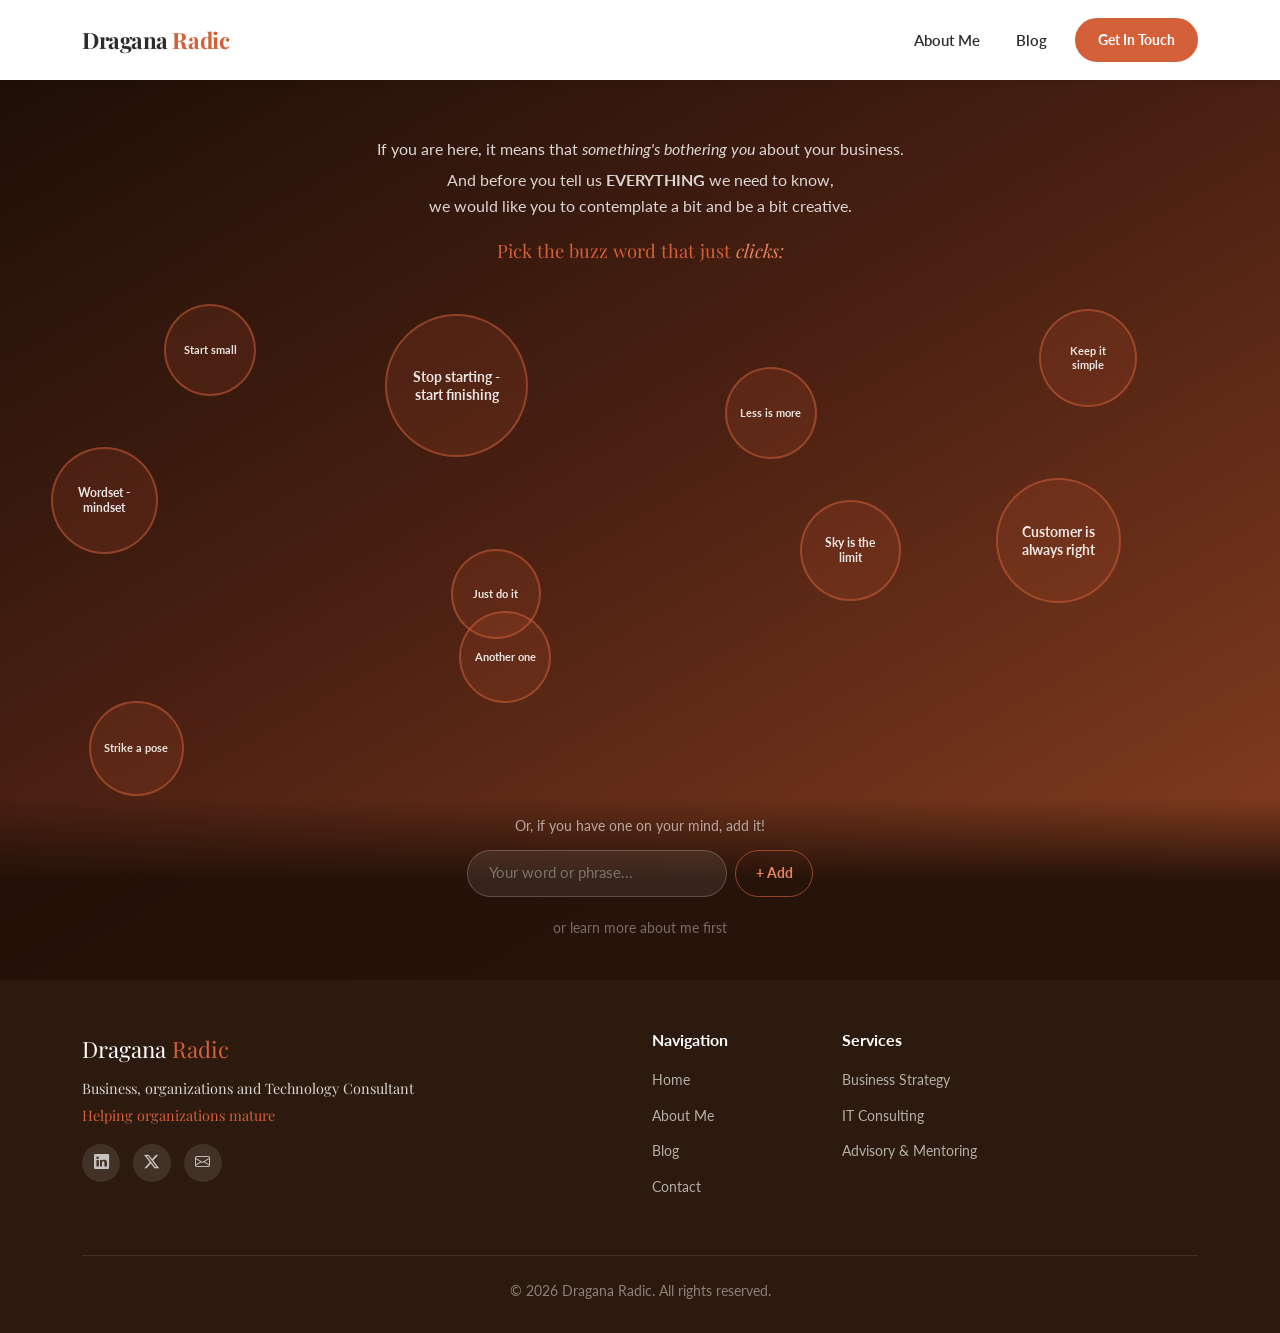
<file: index.html>
<!DOCTYPE html>
<html lang="en">
<head>
  <meta charset="UTF-8" />
  <meta name="viewport" content="width=device-width, initial-scale=1.0" />
  <title>Dragana Radic | Business & Technology Consultant</title>
  <meta name="description" content="Expert consulting in Business Strategy and Information Technology. Helping organizations grow smarter and work better." />

  <!-- Google Fonts -->
  <link rel="preconnect" href="https://fonts.googleapis.com" />
  <link rel="preconnect" href="https://fonts.gstatic.com" crossorigin />
  <link href="https://fonts.googleapis.com/css2?family=Playfair+Display:wght@600;700&family=Lato:wght@400;700&display=swap" rel="stylesheet" />

  <!-- Bootstrap 5 -->
  <link href="https://cdn.jsdelivr.net/npm/bootstrap@5.3.3/dist/css/bootstrap.min.css" rel="stylesheet" />

  <!-- Bootstrap Icons -->
  <link href="https://cdn.jsdelivr.net/npm/bootstrap-icons@1.11.3/font/bootstrap-icons.min.css" rel="stylesheet" />

  <!-- Custom Styles -->
  <link rel="stylesheet" href="css/style.css" />
</head>
<body>

  <!-- ===================== NAVBAR ===================== -->
  <nav class="navbar navbar-expand-lg sticky-top">
    <div class="container">
      <a class="navbar-brand" href="index.html">Dragana<span> Radic</span></a>
      <button class="navbar-toggler" type="button" data-bs-toggle="collapse" data-bs-target="#mainNav" aria-label="Toggle navigation">
        <span class="navbar-toggler-icon"></span>
      </button>
      <div class="collapse navbar-collapse" id="mainNav">
        <ul class="navbar-nav ms-auto align-items-lg-center gap-lg-1">
          <li class="nav-item"><a class="nav-link" href="about.html">About Me</a></li>
          <li class="nav-item"><a class="nav-link" href="blog.html">Blog</a></li>
          <li class="nav-item ms-lg-2">
            <a class="btn-primary btn-sm" href="about.html#contact" style="padding: 0.5rem 1.3rem; border-radius:50px; font-weight:700; font-size:0.88rem;">Get In Touch</a>
          </li>
        </ul>
      </div>
    </div>
  </nav>

  <!-- ===================== BUZZ GAME ===================== -->
  <section class="buzz-game" id="home">

    <div class="buzz-welcome">
      <p class="buzz-message">
        If you are here, it means that <em>something's bothering you</em> about your business.
      </p>
      <p class="buzz-message">
        And before you tell us <strong>EVERYTHING</strong> we need to know,<br>
        we would like you to contemplate a bit and be a bit creative.
      </p>
      <p class="buzz-prompt">Pick the buzz word that just <em>clicks:</em></p>
    </div>

    <div class="buzz-arena" id="buzzArena"></div>

    <div class="buzz-bottom">
      <p class="buzz-add-label">Or, if you have one on your mind, add it!</p>
      <div class="buzz-add-row">
        <input type="text" id="buzzInput" class="buzz-input" placeholder="Your word or phrase..." maxlength="60" autocomplete="off" />
        <button class="buzz-add-btn" id="buzzAddBtn" type="button">+ Add</button>
      </div>
      <a href="about.html" class="buzz-learn-link">or learn more about me first</a>
    </div>

  </section>

  <!-- ===================== BUZZ MODAL ===================== -->
  <div class="buzz-modal-overlay" id="buzzModalOverlay" role="dialog" aria-modal="true">
    <div class="buzz-modal">
      <button class="buzz-modal-close" id="buzzModalClose" aria-label="Close">&times;</button>
      <span class="buzz-modal-chosen" id="buzzModalWord"></span>
      <h3>Tell me a little more&hellip;</h3>
      <p>Where and how do you see the similarities and/or association with this buzz word?</p>
      <textarea id="buzzModalText" placeholder="Write a short explanation..."></textarea>
      <div class="buzz-modal-actions">
        <button class="btn-primary" id="buzzModalSubmit" type="button">Let's talk about it &nbsp;<i class="bi bi-arrow-right"></i></button>
        <button class="buzz-modal-cancel" id="buzzModalCancel" type="button">Not this one</button>
      </div>
    </div>
  </div>

  <!-- ===================== FOOTER ===================== -->
  <footer class="footer">
    <div class="container">
      <div class="row g-4">
        <div class="col-lg-4">
          <div class="footer-brand">Dragana<span> Radic</span></div>
          <p class="footer-subtitle">Business, organizations and Technology Consultant</p>
          <p class="footer-subtitle" style="color: var(--color-primary);">Helping organizations mature</p>
          <div class="footer-social">
            <!-- Replace # with your actual social media URLs -->
            <a href="#" aria-label="LinkedIn"><i class="bi bi-linkedin"></i></a>
            <a href="#" aria-label="Twitter / X"><i class="bi bi-twitter-x"></i></a>
            <a href="#" aria-label="Email"><i class="bi bi-envelope"></i></a>
          </div>
        </div>
        <div class="col-6 col-lg-2 offset-lg-2">
          <h6 class="text-white fw-bold mb-3">Navigation</h6>
          <ul class="footer-links">
            <li><a href="index.html">Home</a></li>
            <li><a href="about.html">About Me</a></li>
            <li><a href="blog.html">Blog</a></li>
            <li><a href="about.html#contact">Contact</a></li>
          </ul>
        </div>
        <div class="col-6 col-lg-3">
          <h6 class="text-white fw-bold mb-3">Services</h6>
          <ul class="footer-links">
            <li><a href="about.html#services">Business Strategy</a></li>
            <li><a href="about.html#services">IT Consulting</a></li>
            <li><a href="about.html#services">Advisory &amp; Mentoring</a></li>
          </ul>
        </div>
      </div>
      <div class="footer-bottom">
        &copy; <span id="year"></span> Dragana Radic. All rights reserved.
      </div>
    </div>
  </footer>

  <!-- Bootstrap 5 JS -->
  <script src="https://cdn.jsdelivr.net/npm/bootstrap@5.3.3/dist/js/bootstrap.bundle.min.js"></script>
  <!-- Custom JS -->
  <script src="js/main.js"></script>
</body>
</html>
</file>
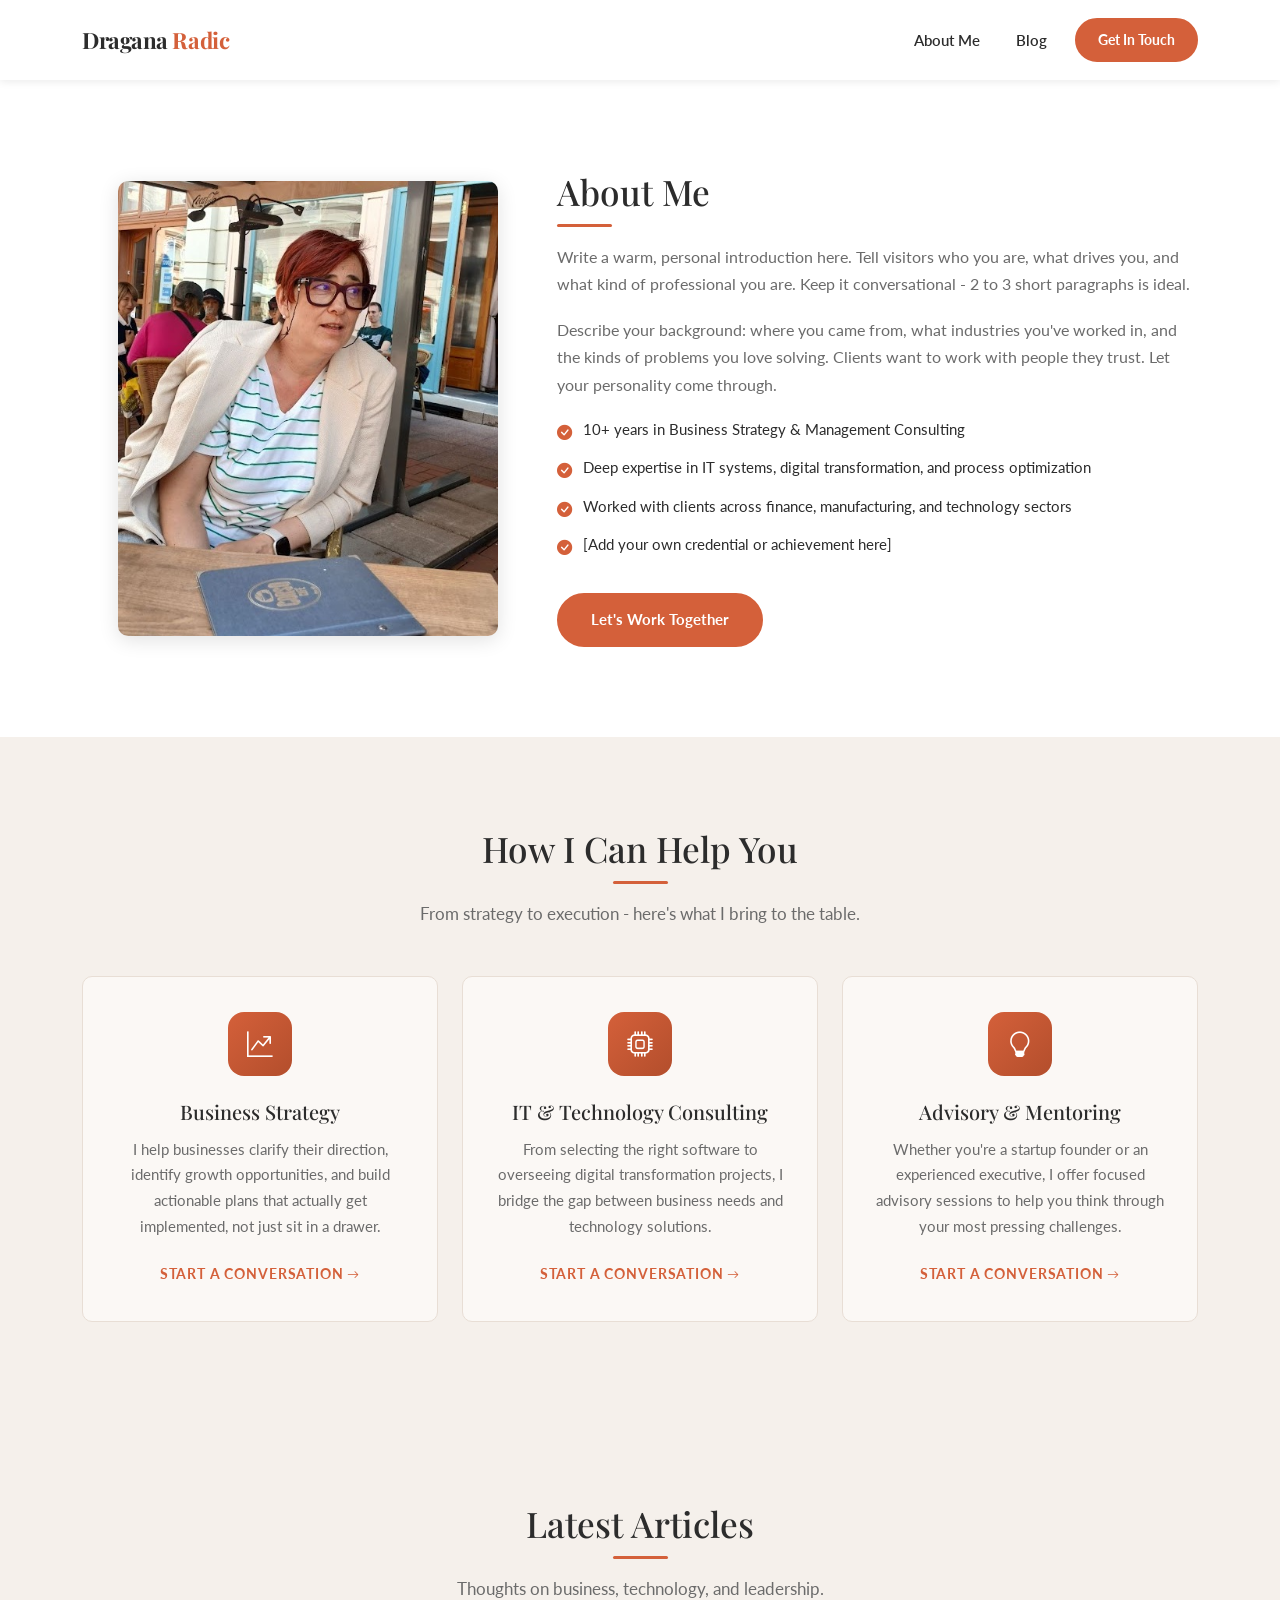
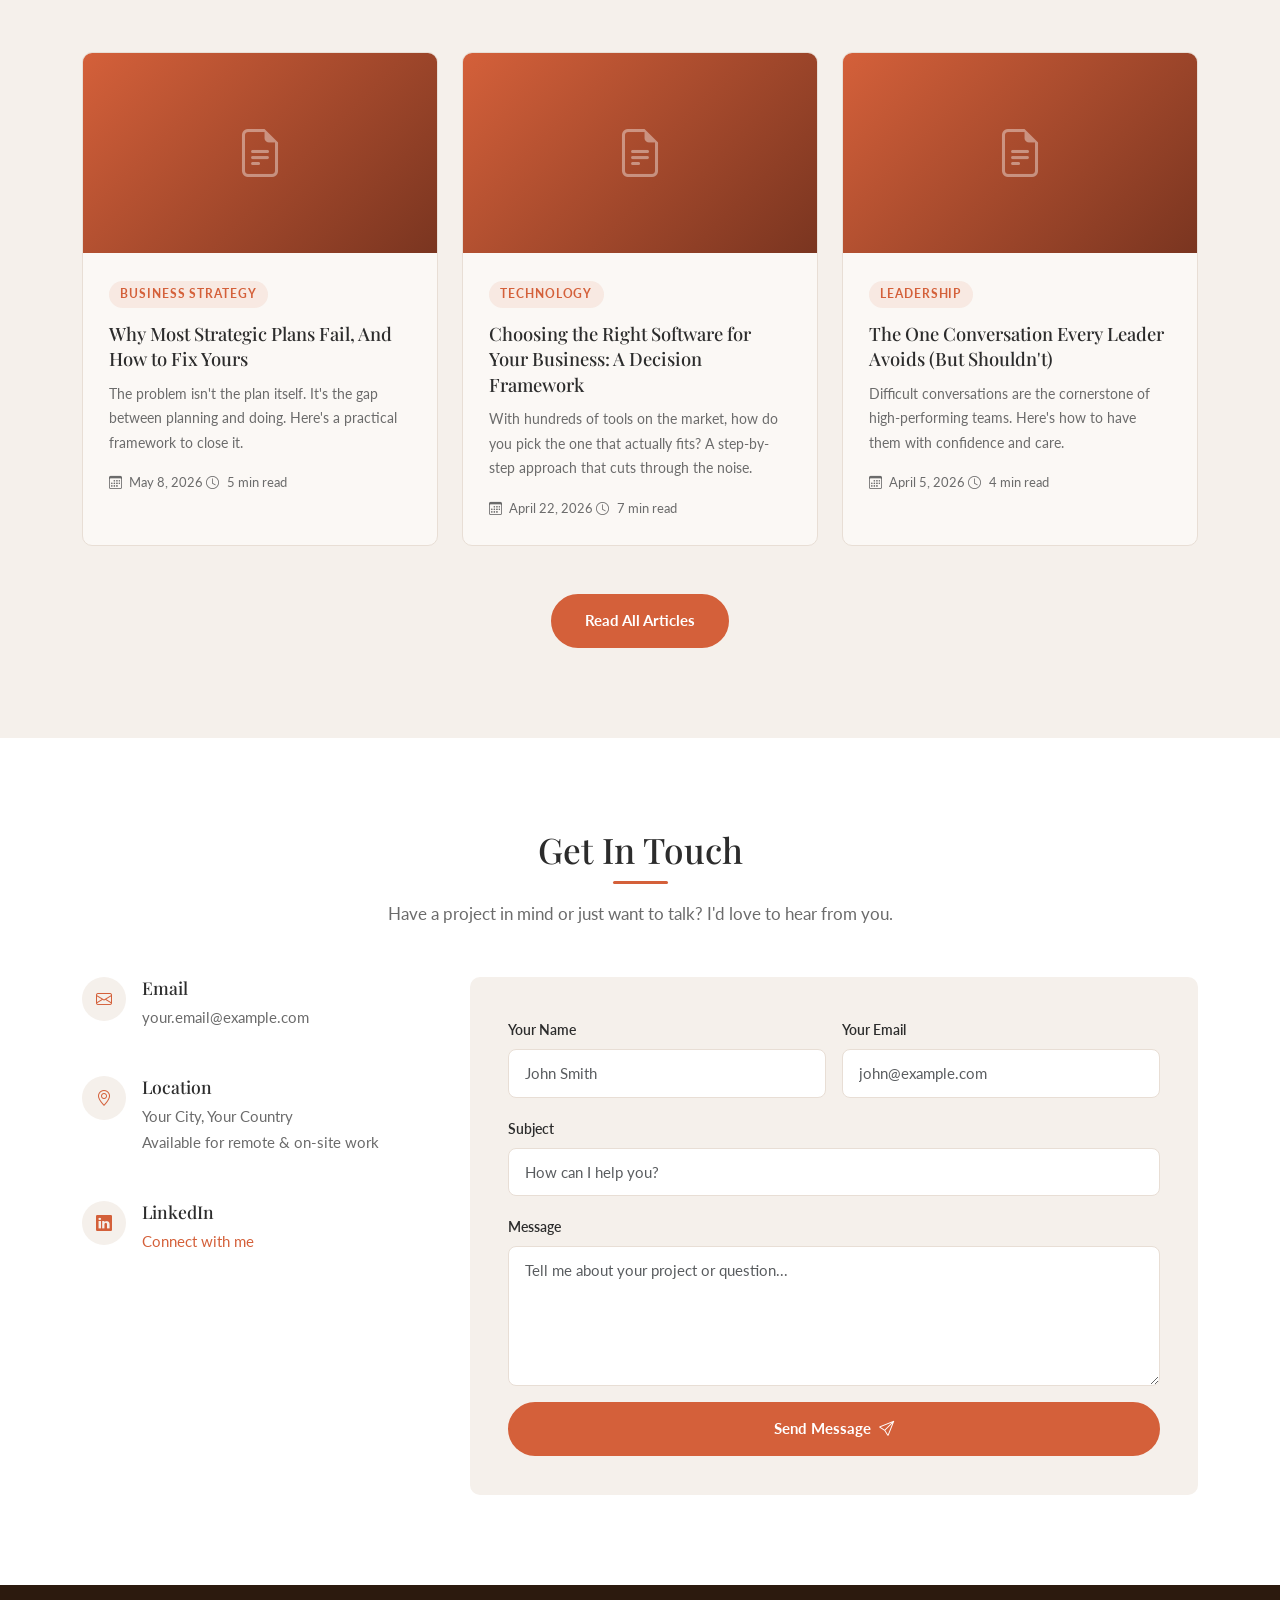
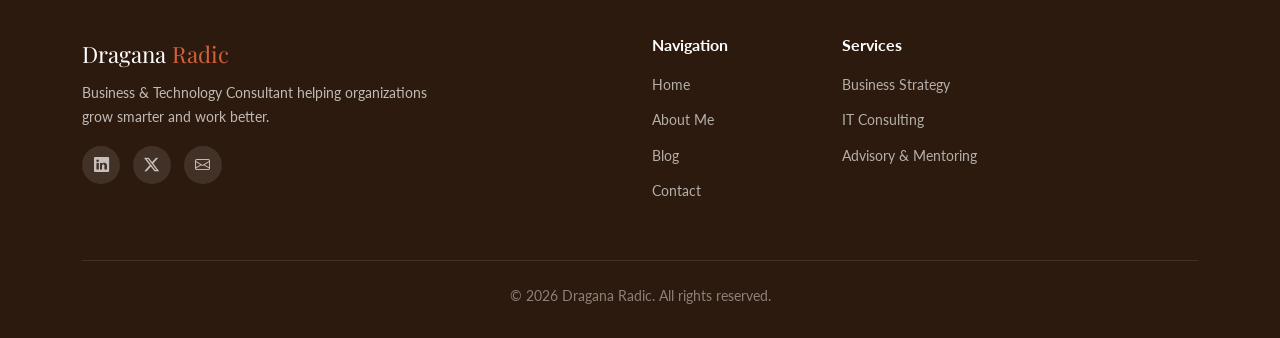
<file: about.html>
<!DOCTYPE html>
<html lang="en">
<head>
  <meta charset="UTF-8" />
  <meta name="viewport" content="width=device-width, initial-scale=1.0" />
  <title>About Me | Dragana Radic</title>
  <meta name="description" content="Learn about Dragana Radic - Business Strategy and IT Consulting expert helping organizations grow smarter and work better." />

  <!-- Google Fonts -->
  <link rel="preconnect" href="https://fonts.googleapis.com" />
  <link rel="preconnect" href="https://fonts.gstatic.com" crossorigin />
  <link href="https://fonts.googleapis.com/css2?family=Playfair+Display:wght@600;700&family=Lato:wght@400;700&display=swap" rel="stylesheet" />

  <!-- Bootstrap 5 -->
  <link href="https://cdn.jsdelivr.net/npm/bootstrap@5.3.3/dist/css/bootstrap.min.css" rel="stylesheet" />

  <!-- Bootstrap Icons -->
  <link href="https://cdn.jsdelivr.net/npm/bootstrap-icons@1.11.3/font/bootstrap-icons.min.css" rel="stylesheet" />

  <!-- Custom Styles -->
  <link rel="stylesheet" href="css/style.css" />
</head>
<body>

  <!-- ===================== NAVBAR ===================== -->
  <nav class="navbar navbar-expand-lg sticky-top">
    <div class="container">
      <a class="navbar-brand" href="index.html">Dragana<span> Radic</span></a>
      <button class="navbar-toggler" type="button" data-bs-toggle="collapse" data-bs-target="#mainNav" aria-label="Toggle navigation">
        <span class="navbar-toggler-icon"></span>
      </button>
      <div class="collapse navbar-collapse" id="mainNav">
        <ul class="navbar-nav ms-auto align-items-lg-center gap-lg-1">
          <li class="nav-item"><a class="nav-link active" href="about.html">About Me</a></li>
          <li class="nav-item"><a class="nav-link" href="blog.html">Blog</a></li>
          <li class="nav-item ms-lg-2">
            <a class="btn-primary btn-sm" href="#contact" style="padding: 0.5rem 1.3rem; border-radius:50px; font-weight:700; font-size:0.88rem;">Get In Touch</a>
          </li>
        </ul>
      </div>
    </div>
  </nav>

  <!-- ===================== ABOUT ===================== -->
  <section class="about section-padding" id="about">
    <div class="container">
      <div class="row align-items-center gy-5">
        <div class="col-lg-5 about-photo-wrap">
          <img src="images/dragana.jpg" alt="Dragana Radic" class="about-photo" />
        </div>
        <div class="col-lg-7 about-text">
          <h2 class="section-title">About Me</h2>
          <div class="section-divider"></div>
          <p>
            Write a warm, personal introduction here. Tell visitors who you are, what drives you, and what kind of professional you are. Keep it conversational - 2 to 3 short paragraphs is ideal.
          </p>
          <p>
            Describe your background: where you came from, what industries you've worked in, and the kinds of problems you love solving. Clients want to work with people they trust. Let your personality come through.
          </p>
          <ul class="credentials-list">
            <li><i class="bi bi-check-circle-fill"></i> 10+ years in Business Strategy &amp; Management Consulting</li>
            <li><i class="bi bi-check-circle-fill"></i> Deep expertise in IT systems, digital transformation, and process optimization</li>
            <li><i class="bi bi-check-circle-fill"></i> Worked with clients across finance, manufacturing, and technology sectors</li>
            <li><i class="bi bi-check-circle-fill"></i> [Add your own credential or achievement here]</li>
          </ul>
          <a href="#contact" class="btn-primary mt-3">Let's Work Together</a>
        </div>
      </div>
    </div>
  </section>

  <!-- ===================== SERVICES ===================== -->
  <section class="services section-padding" id="services">
    <div class="container">
      <h2 class="section-title">How I Can Help You</h2>
      <div class="section-divider"></div>
      <p class="section-subtitle">From strategy to execution - here's what I bring to the table.</p>
      <div class="row g-4">

        <div class="col-md-4">
          <div class="service-card">
            <div class="service-icon">
              <i class="bi bi-graph-up-arrow"></i>
            </div>
            <h3>Business Strategy</h3>
            <p>
              I help businesses clarify their direction, identify growth opportunities, and build actionable plans that actually get implemented, not just sit in a drawer.
            </p>
            <a href="#contact" class="service-link">Start a conversation <i class="bi bi-arrow-right"></i></a>
          </div>
        </div>

        <div class="col-md-4">
          <div class="service-card">
            <div class="service-icon">
              <i class="bi bi-cpu"></i>
            </div>
            <h3>IT &amp; Technology Consulting</h3>
            <p>
              From selecting the right software to overseeing digital transformation projects, I bridge the gap between business needs and technology solutions.
            </p>
            <a href="#contact" class="service-link">Start a conversation <i class="bi bi-arrow-right"></i></a>
          </div>
        </div>

        <div class="col-md-4">
          <div class="service-card">
            <div class="service-icon">
              <i class="bi bi-lightbulb"></i>
            </div>
            <h3>Advisory &amp; Mentoring</h3>
            <p>
              Whether you're a startup founder or an experienced executive, I offer focused advisory sessions to help you think through your most pressing challenges.
            </p>
            <a href="#contact" class="service-link">Start a conversation <i class="bi bi-arrow-right"></i></a>
          </div>
        </div>

      </div>
    </div>
  </section>

  <!-- ===================== BLOG TEASER ===================== -->
  <section class="blog-teaser section-padding" id="blog-teaser">
    <div class="container">
      <h2 class="section-title">Latest Articles</h2>
      <div class="section-divider"></div>
      <p class="section-subtitle">Thoughts on business, technology, and leadership.</p>
      <div class="row g-4">

        <div class="col-md-4">
          <div class="blog-card">
            <div class="blog-card-img"><i class="bi bi-file-earmark-text"></i></div>
            <div class="blog-card-body">
              <span class="blog-tag">Business Strategy</span>
              <h3><a href="blog/post-template.html">Why Most Strategic Plans Fail, And How to Fix Yours</a></h3>
              <p>The problem isn't the plan itself. It's the gap between planning and doing. Here's a practical framework to close it.</p>
              <div class="blog-meta">
                <span><i class="bi bi-calendar3"></i> May 8, 2026</span>
                <span><i class="bi bi-clock"></i> 5 min read</span>
              </div>
            </div>
          </div>
        </div>

        <div class="col-md-4">
          <div class="blog-card">
            <div class="blog-card-img"><i class="bi bi-file-earmark-text"></i></div>
            <div class="blog-card-body">
              <span class="blog-tag">Technology</span>
              <h3><a href="blog/post-template.html">Choosing the Right Software for Your Business: A Decision Framework</a></h3>
              <p>With hundreds of tools on the market, how do you pick the one that actually fits? A step-by-step approach that cuts through the noise.</p>
              <div class="blog-meta">
                <span><i class="bi bi-calendar3"></i> April 22, 2026</span>
                <span><i class="bi bi-clock"></i> 7 min read</span>
              </div>
            </div>
          </div>
        </div>

        <div class="col-md-4">
          <div class="blog-card">
            <div class="blog-card-img"><i class="bi bi-file-earmark-text"></i></div>
            <div class="blog-card-body">
              <span class="blog-tag">Leadership</span>
              <h3><a href="blog/post-template.html">The One Conversation Every Leader Avoids (But Shouldn't)</a></h3>
              <p>Difficult conversations are the cornerstone of high-performing teams. Here's how to have them with confidence and care.</p>
              <div class="blog-meta">
                <span><i class="bi bi-calendar3"></i> April 5, 2026</span>
                <span><i class="bi bi-clock"></i> 4 min read</span>
              </div>
            </div>
          </div>
        </div>

      </div>
      <div class="text-center mt-5">
        <a href="blog.html" class="btn-primary">Read All Articles</a>
      </div>
    </div>
  </section>

  <!-- ===================== CONTACT ===================== -->
  <section class="contact section-padding" id="contact">
    <div class="container">
      <h2 class="section-title">Get In Touch</h2>
      <div class="section-divider"></div>
      <p class="section-subtitle">Have a project in mind or just want to talk? I'd love to hear from you.</p>
      <div class="row g-5">

        <div class="col-lg-4">
          <div class="contact-info">
            <div class="contact-info-item">
              <div class="icon-wrap"><i class="bi bi-envelope"></i></div>
              <div>
                <h4>Email</h4>
                <!-- Replace with your email address -->
                <p>your.email@example.com</p>
              </div>
            </div>
            <div class="contact-info-item">
              <div class="icon-wrap"><i class="bi bi-geo-alt"></i></div>
              <div>
                <h4>Location</h4>
                <p>Your City, Your Country<br />Available for remote &amp; on-site work</p>
              </div>
            </div>
            <div class="contact-info-item">
              <div class="icon-wrap"><i class="bi bi-linkedin"></i></div>
              <div>
                <h4>LinkedIn</h4>
                <!-- Replace # with your LinkedIn profile URL -->
                <p><a href="#">Connect with me</a></p>
              </div>
            </div>
          </div>
        </div>

        <div class="col-lg-8">
          <div class="contact-form">
            <!--
              HOW TO MAKE THIS FORM WORK:
              1. Go to https://formspree.io and sign up for free
              2. Create a new form and copy your form ID (looks like: xabc1234)
              3. Replace "YOUR_FORMSPREE_ID" below with your actual ID
            -->
            <form action="https://formspree.io/f/YOUR_FORMSPREE_ID" method="POST" id="contactForm">
              <div class="row g-3">
                <div class="col-sm-6">
                  <label class="form-label" for="name">Your Name</label>
                  <input type="text" id="name" name="name" class="form-control" placeholder="John Smith" required />
                </div>
                <div class="col-sm-6">
                  <label class="form-label" for="email">Your Email</label>
                  <input type="email" id="email" name="email" class="form-control" placeholder="john@example.com" required />
                </div>
                <div class="col-12">
                  <label class="form-label" for="subject">Subject</label>
                  <input type="text" id="subject" name="subject" class="form-control" placeholder="How can I help you?" />
                </div>
                <div class="col-12">
                  <label class="form-label" for="message">Message</label>
                  <textarea id="message" name="message" class="form-control" rows="5" placeholder="Tell me about your project or question..." required></textarea>
                </div>
                <div class="col-12">
                  <button type="submit" class="btn-primary w-100">Send Message &nbsp;<i class="bi bi-send"></i></button>
                </div>
              </div>
            </form>
            <div class="form-success" id="formSuccess">
              <i class="bi bi-check-circle-fill me-2"></i> Thank you! Your message has been sent. I'll be in touch soon.
            </div>
          </div>
        </div>

      </div>
    </div>
  </section>

  <!-- ===================== FOOTER ===================== -->
  <footer class="footer">
    <div class="container">
      <div class="row g-4">
        <div class="col-lg-4">
          <div class="footer-brand">Dragana<span> Radic</span></div>
          <p class="mt-2">Business &amp; Technology Consultant helping organizations grow smarter and work better.</p>
          <div class="footer-social">
            <!-- Replace # with your actual social media URLs -->
            <a href="#" aria-label="LinkedIn"><i class="bi bi-linkedin"></i></a>
            <a href="#" aria-label="Twitter / X"><i class="bi bi-twitter-x"></i></a>
            <a href="#" aria-label="Email"><i class="bi bi-envelope"></i></a>
          </div>
        </div>
        <div class="col-6 col-lg-2 offset-lg-2">
          <h6 class="text-white fw-bold mb-3">Navigation</h6>
          <ul class="footer-links">
            <li><a href="index.html">Home</a></li>
            <li><a href="about.html">About Me</a></li>
            <li><a href="blog.html">Blog</a></li>
            <li><a href="#contact">Contact</a></li>
          </ul>
        </div>
        <div class="col-6 col-lg-3">
          <h6 class="text-white fw-bold mb-3">Services</h6>
          <ul class="footer-links">
            <li><a href="#services">Business Strategy</a></li>
            <li><a href="#services">IT Consulting</a></li>
            <li><a href="#services">Advisory &amp; Mentoring</a></li>
          </ul>
        </div>
      </div>
      <div class="footer-bottom">
        &copy; <span id="year"></span> Dragana Radic. All rights reserved.
      </div>
    </div>
  </footer>

  <!-- Bootstrap 5 JS -->
  <script src="https://cdn.jsdelivr.net/npm/bootstrap@5.3.3/dist/js/bootstrap.bundle.min.js"></script>
  <!-- Custom JS -->
  <script src="js/main.js"></script>
</body>
</html>
</file>
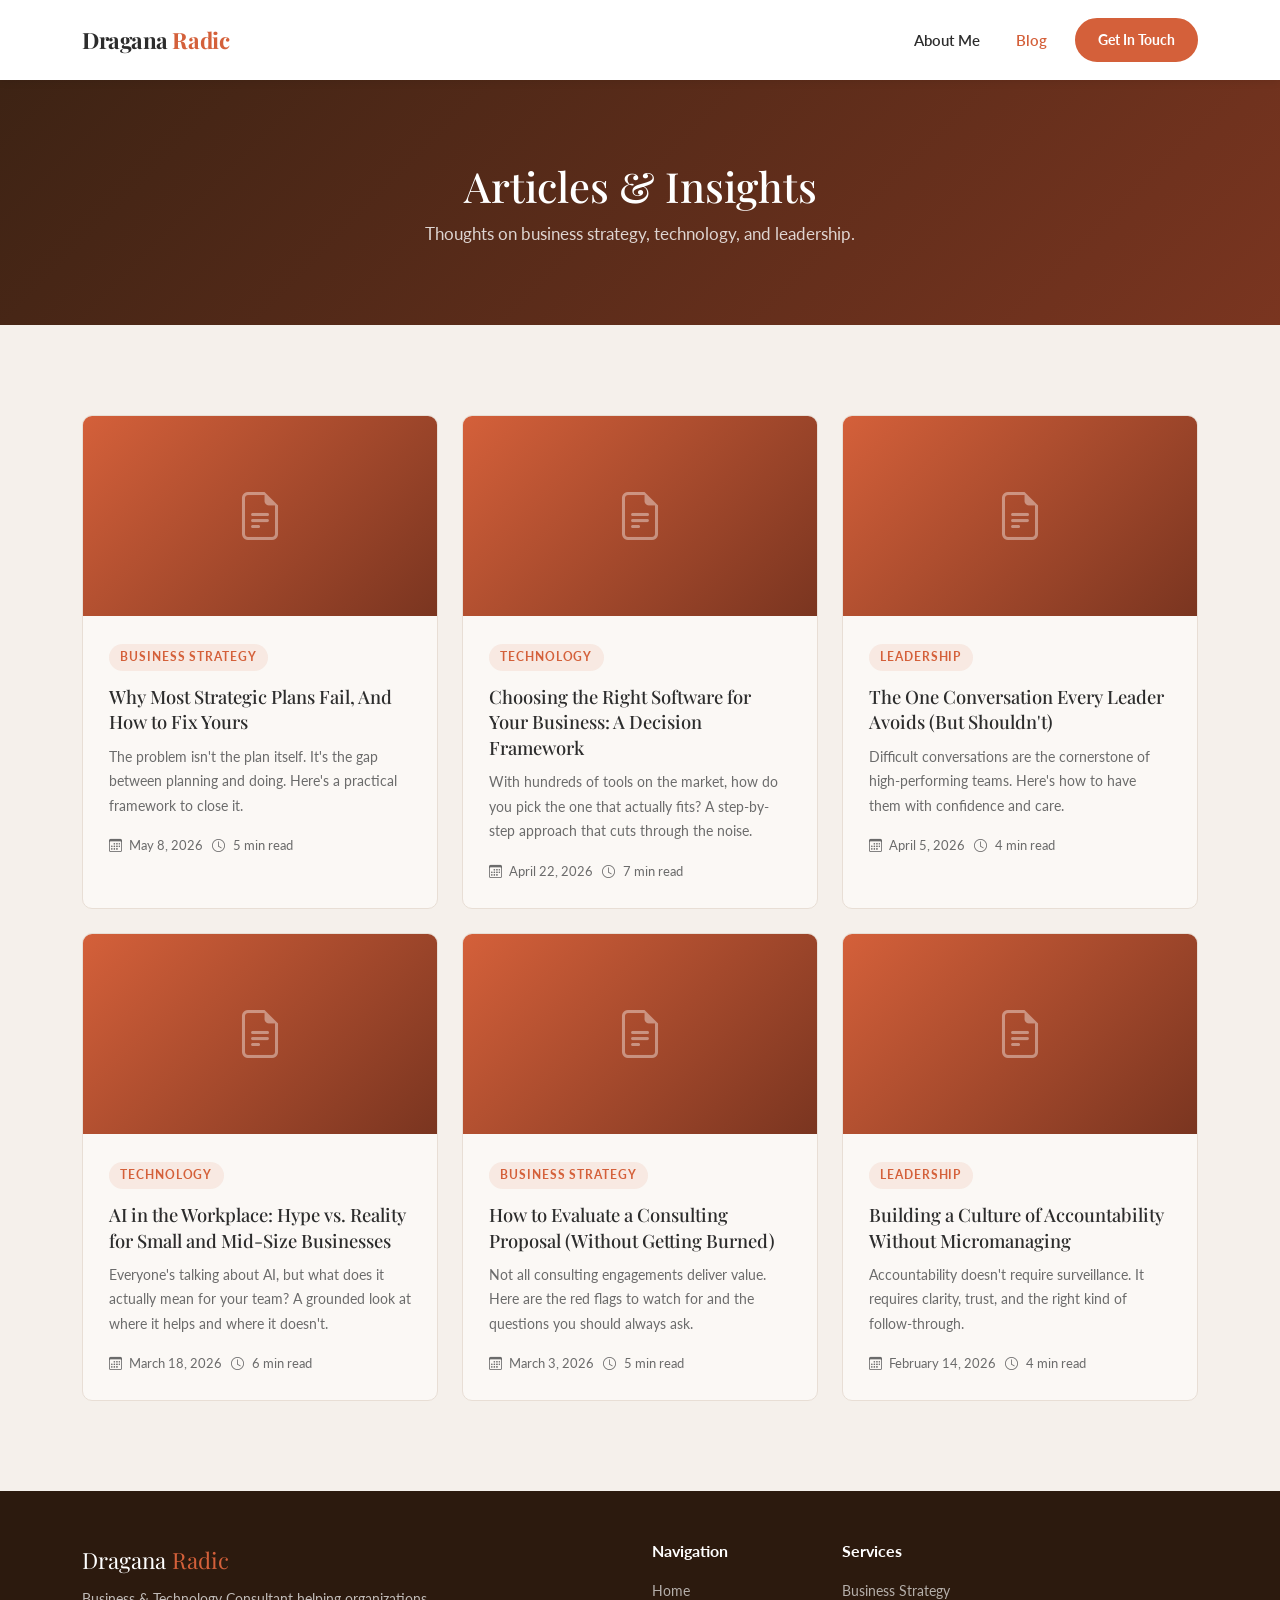
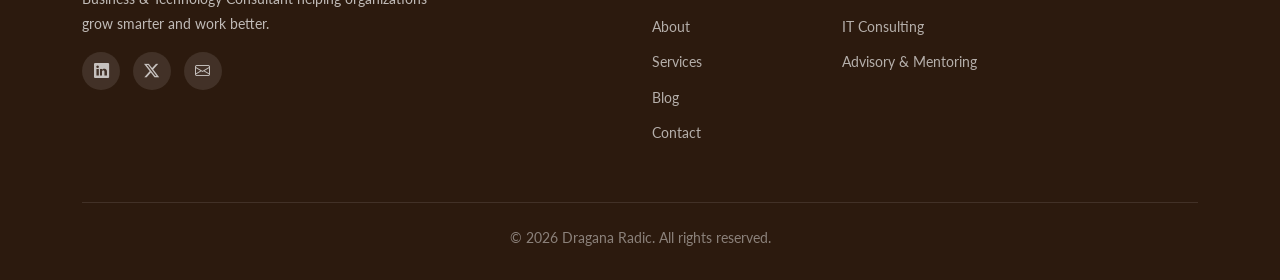
<file: blog.html>
<!DOCTYPE html>
<html lang="en">
<head>
  <meta charset="UTF-8" />
  <meta name="viewport" content="width=device-width, initial-scale=1.0" />
  <title>Blog | Dragana Radic</title>
  <meta name="description" content="Articles on business strategy, technology, and leadership by Dragana Radic." />

  <link rel="preconnect" href="https://fonts.googleapis.com" />
  <link rel="preconnect" href="https://fonts.gstatic.com" crossorigin />
  <link href="https://fonts.googleapis.com/css2?family=Playfair+Display:wght@600;700&family=Lato:wght@400;700&display=swap" rel="stylesheet" />
  <link href="https://cdn.jsdelivr.net/npm/bootstrap@5.3.3/dist/css/bootstrap.min.css" rel="stylesheet" />
  <link href="https://cdn.jsdelivr.net/npm/bootstrap-icons@1.11.3/font/bootstrap-icons.min.css" rel="stylesheet" />
  <link rel="stylesheet" href="css/style.css" />
</head>
<body>

  <!-- NAVBAR -->
  <nav class="navbar navbar-expand-lg sticky-top">
    <div class="container">
      <a class="navbar-brand" href="index.html">Dragana<span> Radic</span></a>
      <button class="navbar-toggler" type="button" data-bs-toggle="collapse" data-bs-target="#mainNav" aria-label="Toggle navigation">
        <span class="navbar-toggler-icon"></span>
      </button>
      <div class="collapse navbar-collapse" id="mainNav">
        <ul class="navbar-nav ms-auto align-items-lg-center gap-lg-1">
          <li class="nav-item"><a class="nav-link" href="about.html">About Me</a></li>
          <li class="nav-item"><a class="nav-link active" href="blog.html">Blog</a></li>
          <li class="nav-item ms-lg-2">
            <a class="btn-primary btn-sm" href="about.html#contact" style="padding: 0.5rem 1.3rem; border-radius:50px; font-weight:700; font-size:0.88rem;">Get In Touch</a>
          </li>
        </ul>
      </div>
    </div>
  </nav>

  <!-- BLOG HERO -->
  <section class="blog-hero">
    <div class="container">
      <h1>Articles &amp; Insights</h1>
      <p>Thoughts on business strategy, technology, and leadership.</p>
    </div>
  </section>

  <!-- BLOG LISTING -->
  <section class="section-padding" style="background: var(--color-bg);">
    <div class="container">
      <div class="row g-4">

        <!-- Article 1 -->
        <div class="col-md-6 col-lg-4">
          <div class="blog-card">
            <div class="blog-card-img"><i class="bi bi-file-earmark-text"></i></div>
            <div class="blog-card-body">
              <span class="blog-tag">Business Strategy</span>
              <h3><a href="blog/post-template.html">Why Most Strategic Plans Fail, And How to Fix Yours</a></h3>
              <p>The problem isn't the plan itself. It's the gap between planning and doing. Here's a practical framework to close it.</p>
              <div class="blog-meta">
                <span><i class="bi bi-calendar3"></i> May 8, 2026</span> &nbsp;
                <span><i class="bi bi-clock"></i> 5 min read</span>
              </div>
            </div>
          </div>
        </div>

        <!-- Article 2 -->
        <div class="col-md-6 col-lg-4">
          <div class="blog-card">
            <div class="blog-card-img"><i class="bi bi-file-earmark-text"></i></div>
            <div class="blog-card-body">
              <span class="blog-tag">Technology</span>
              <h3><a href="blog/post-template.html">Choosing the Right Software for Your Business: A Decision Framework</a></h3>
              <p>With hundreds of tools on the market, how do you pick the one that actually fits? A step-by-step approach that cuts through the noise.</p>
              <div class="blog-meta">
                <span><i class="bi bi-calendar3"></i> April 22, 2026</span> &nbsp;
                <span><i class="bi bi-clock"></i> 7 min read</span>
              </div>
            </div>
          </div>
        </div>

        <!-- Article 3 -->
        <div class="col-md-6 col-lg-4">
          <div class="blog-card">
            <div class="blog-card-img"><i class="bi bi-file-earmark-text"></i></div>
            <div class="blog-card-body">
              <span class="blog-tag">Leadership</span>
              <h3><a href="blog/post-template.html">The One Conversation Every Leader Avoids (But Shouldn't)</a></h3>
              <p>Difficult conversations are the cornerstone of high-performing teams. Here's how to have them with confidence and care.</p>
              <div class="blog-meta">
                <span><i class="bi bi-calendar3"></i> April 5, 2026</span> &nbsp;
                <span><i class="bi bi-clock"></i> 4 min read</span>
              </div>
            </div>
          </div>
        </div>

        <!-- Article 4 -->
        <div class="col-md-6 col-lg-4">
          <div class="blog-card">
            <div class="blog-card-img"><i class="bi bi-file-earmark-text"></i></div>
            <div class="blog-card-body">
              <span class="blog-tag">Technology</span>
              <h3><a href="blog/post-template.html">AI in the Workplace: Hype vs. Reality for Small and Mid-Size Businesses</a></h3>
              <p>Everyone's talking about AI, but what does it actually mean for your team? A grounded look at where it helps and where it doesn't.</p>
              <div class="blog-meta">
                <span><i class="bi bi-calendar3"></i> March 18, 2026</span> &nbsp;
                <span><i class="bi bi-clock"></i> 6 min read</span>
              </div>
            </div>
          </div>
        </div>

        <!-- Article 5 -->
        <div class="col-md-6 col-lg-4">
          <div class="blog-card">
            <div class="blog-card-img"><i class="bi bi-file-earmark-text"></i></div>
            <div class="blog-card-body">
              <span class="blog-tag">Business Strategy</span>
              <h3><a href="blog/post-template.html">How to Evaluate a Consulting Proposal (Without Getting Burned)</a></h3>
              <p>Not all consulting engagements deliver value. Here are the red flags to watch for and the questions you should always ask.</p>
              <div class="blog-meta">
                <span><i class="bi bi-calendar3"></i> March 3, 2026</span> &nbsp;
                <span><i class="bi bi-clock"></i> 5 min read</span>
              </div>
            </div>
          </div>
        </div>

        <!-- Article 6 -->
        <div class="col-md-6 col-lg-4">
          <div class="blog-card">
            <div class="blog-card-img"><i class="bi bi-file-earmark-text"></i></div>
            <div class="blog-card-body">
              <span class="blog-tag">Leadership</span>
              <h3><a href="blog/post-template.html">Building a Culture of Accountability Without Micromanaging</a></h3>
              <p>Accountability doesn't require surveillance. It requires clarity, trust, and the right kind of follow-through.</p>
              <div class="blog-meta">
                <span><i class="bi bi-calendar3"></i> February 14, 2026</span> &nbsp;
                <span><i class="bi bi-clock"></i> 4 min read</span>
              </div>
            </div>
          </div>
        </div>

      </div>
      <!--
        TO ADD A NEW ARTICLE:
        1. Duplicate the block above (from "col-md-6 col-lg-4" to its closing </div>)
        2. Update the tag, title, excerpt, date, and read time
        3. Change the href to point to your new post file (e.g., blog/my-new-post.html)
        4. Copy post-template.html, rename it, and write your article in it
      -->
    </div>
  </section>

  <!-- FOOTER -->
  <footer class="footer">
    <div class="container">
      <div class="row g-4">
        <div class="col-lg-4">
          <div class="footer-brand">Dragana<span> Radic</span></div>
          <p class="mt-2">Business &amp; Technology Consultant helping organizations grow smarter and work better.</p>
          <div class="footer-social">
            <a href="#" aria-label="LinkedIn"><i class="bi bi-linkedin"></i></a>
            <a href="#" aria-label="Twitter / X"><i class="bi bi-twitter-x"></i></a>
            <a href="#" aria-label="Email"><i class="bi bi-envelope"></i></a>
          </div>
        </div>
        <div class="col-6 col-lg-2 offset-lg-2">
          <h6 class="text-white fw-bold mb-3">Navigation</h6>
          <ul class="footer-links">
            <li><a href="index.html">Home</a></li>
            <li><a href="index.html#about">About</a></li>
            <li><a href="index.html#services">Services</a></li>
            <li><a href="blog.html">Blog</a></li>
            <li><a href="index.html#contact">Contact</a></li>
          </ul>
        </div>
        <div class="col-6 col-lg-3">
          <h6 class="text-white fw-bold mb-3">Services</h6>
          <ul class="footer-links">
            <li><a href="index.html#services">Business Strategy</a></li>
            <li><a href="index.html#services">IT Consulting</a></li>
            <li><a href="index.html#services">Advisory &amp; Mentoring</a></li>
          </ul>
        </div>
      </div>
      <div class="footer-bottom">
        &copy; <span id="year"></span> Dragana Radic. All rights reserved.
      </div>
    </div>
  </footer>

  <script src="https://cdn.jsdelivr.net/npm/bootstrap@5.3.3/dist/js/bootstrap.bundle.min.js"></script>
  <script src="js/main.js"></script>
</body>
</html>
</file>
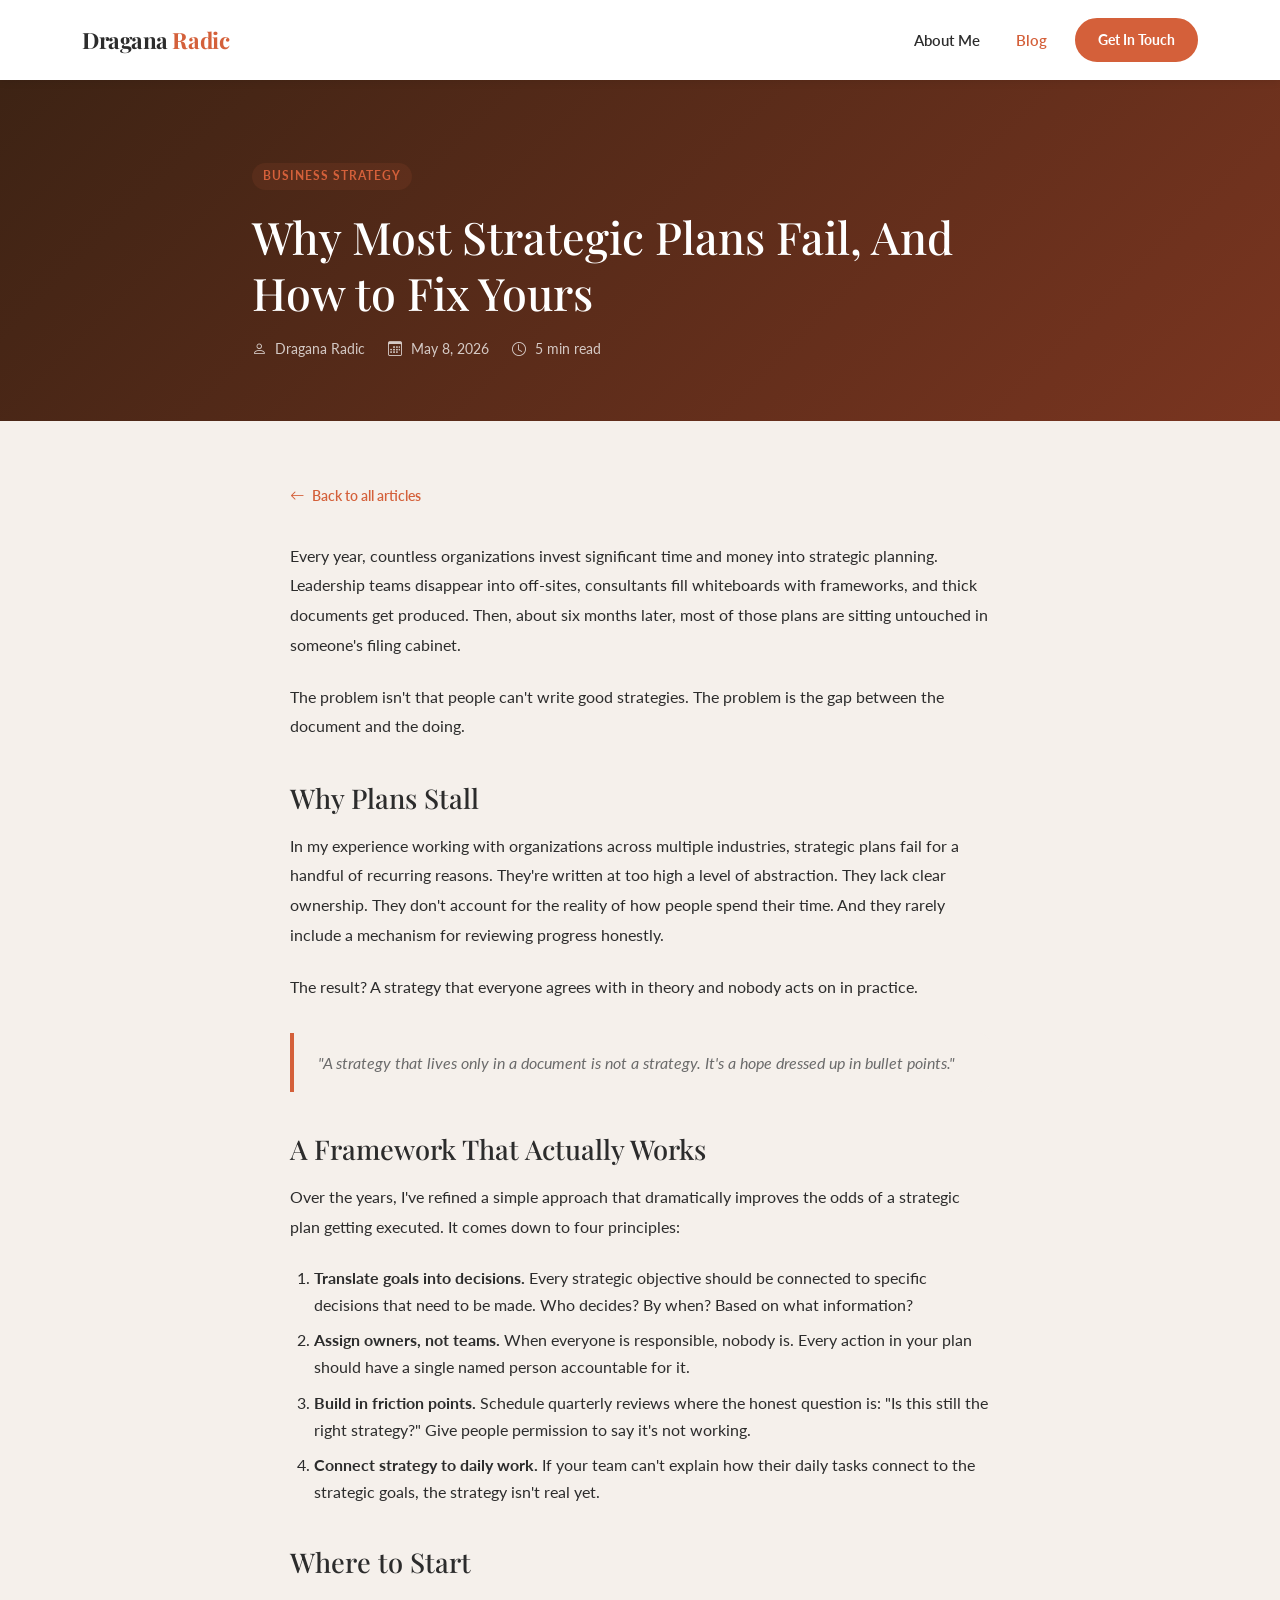
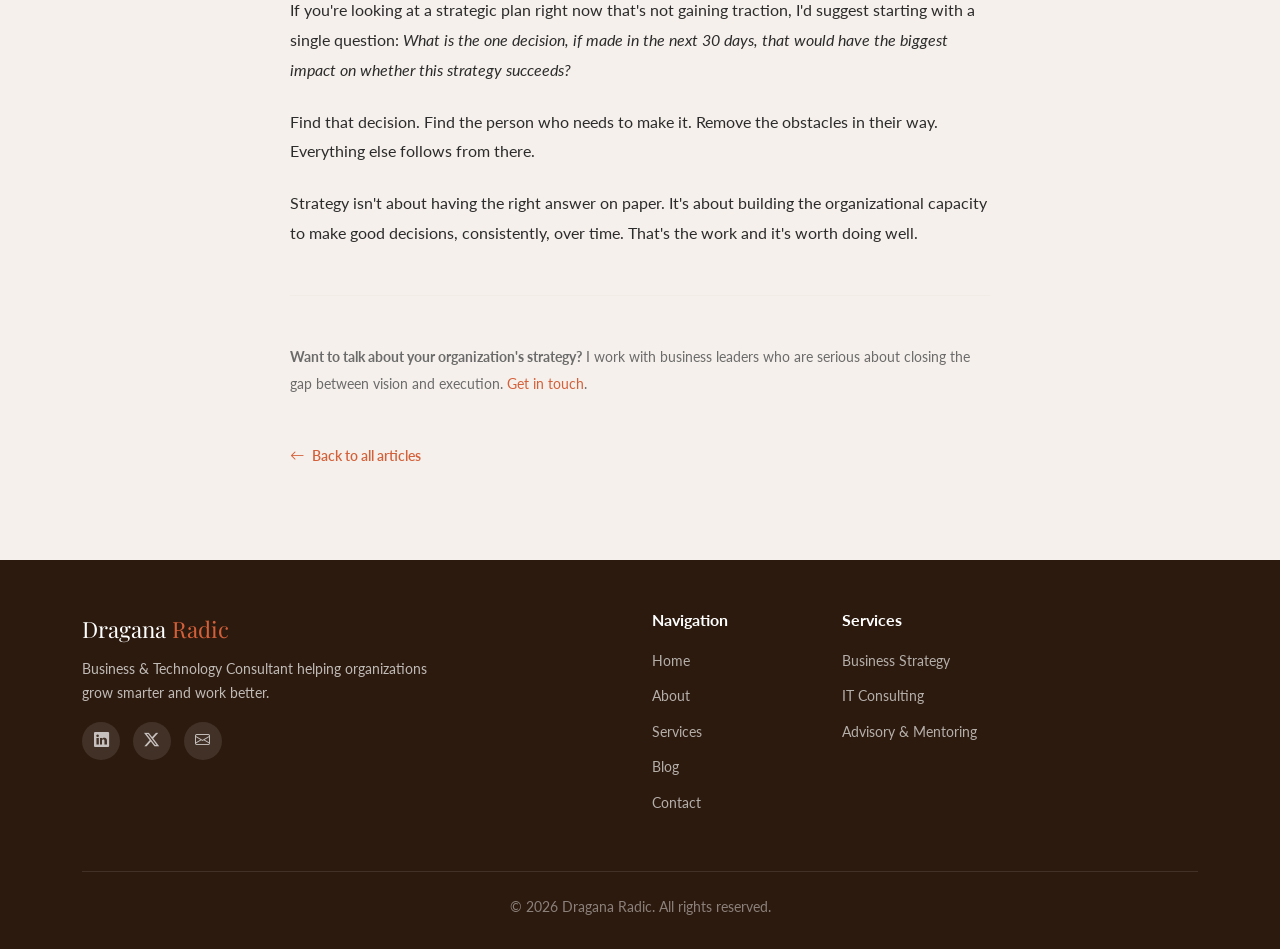
<file: blog/post-template.html>
<!DOCTYPE html>
<html lang="en">
<head>
  <meta charset="UTF-8" />
  <meta name="viewport" content="width=device-width, initial-scale=1.0" />
  <!-- UPDATE: Change this title to match your article -->
  <title>Why Most Strategic Plans Fail, And How to Fix Yours | Dragana Radic</title>
  <meta name="description" content="The problem isn't the plan itself. It's the gap between planning and doing. Here's a practical framework to close it." />

  <link rel="preconnect" href="https://fonts.googleapis.com" />
  <link rel="preconnect" href="https://fonts.gstatic.com" crossorigin />
  <link href="https://fonts.googleapis.com/css2?family=Playfair+Display:wght@600;700&family=Lato:wght@400;700&display=swap" rel="stylesheet" />
  <link href="https://cdn.jsdelivr.net/npm/bootstrap@5.3.3/dist/css/bootstrap.min.css" rel="stylesheet" />
  <link href="https://cdn.jsdelivr.net/npm/bootstrap-icons@1.11.3/font/bootstrap-icons.min.css" rel="stylesheet" />
  <!-- Note: one level deeper, so path goes up one folder -->
  <link rel="stylesheet" href="../css/style.css" />
</head>
<body>

  <!-- NAVBAR -->
  <nav class="navbar navbar-expand-lg sticky-top">
    <div class="container">
      <a class="navbar-brand" href="../index.html">Dragana<span> Radic</span></a>
      <button class="navbar-toggler" type="button" data-bs-toggle="collapse" data-bs-target="#mainNav" aria-label="Toggle navigation">
        <span class="navbar-toggler-icon"></span>
      </button>
      <div class="collapse navbar-collapse" id="mainNav">
        <ul class="navbar-nav ms-auto align-items-lg-center gap-lg-1">
          <li class="nav-item"><a class="nav-link" href="../about.html">About Me</a></li>
          <li class="nav-item"><a class="nav-link active" href="../blog.html">Blog</a></li>
          <li class="nav-item ms-lg-2">
            <a class="btn-primary btn-sm" href="../about.html#contact" style="padding: 0.5rem 1.3rem; border-radius:50px; font-weight:700; font-size:0.88rem;">Get In Touch</a>
          </li>
        </ul>
      </div>
    </div>
  </nav>

  <!-- POST HERO -->
  <!-- UPDATE: Change the tag, title, date, and read time below -->
  <section class="post-hero">
    <div class="container" style="max-width: 800px;">
      <span class="blog-tag" style="margin-bottom: 1.2rem; display:inline-block;">Business Strategy</span>
      <h1>Why Most Strategic Plans Fail, And How to Fix Yours</h1>
      <div class="post-meta mt-3">
        <span><i class="bi bi-person"></i> Dragana Radic</span>
        <span><i class="bi bi-calendar3"></i> May 8, 2026</span>
        <span><i class="bi bi-clock"></i> 5 min read</span>
      </div>
    </div>
  </section>

  <!-- POST BODY -->
  <!-- UPDATE: Replace all the content below with your actual article -->
  <div class="post-body">

    <a href="../blog.html" class="back-link"><i class="bi bi-arrow-left"></i> Back to all articles</a>

    <p>
      Every year, countless organizations invest significant time and money into strategic planning. Leadership teams disappear into off-sites, consultants fill whiteboards with frameworks, and thick documents get produced. Then, about six months later, most of those plans are sitting untouched in someone's filing cabinet.
    </p>

    <p>
      The problem isn't that people can't write good strategies. The problem is the gap between the document and the doing.
    </p>

    <h2>Why Plans Stall</h2>

    <p>
      In my experience working with organizations across multiple industries, strategic plans fail for a handful of recurring reasons. They're written at too high a level of abstraction. They lack clear ownership. They don't account for the reality of how people spend their time. And they rarely include a mechanism for reviewing progress honestly.
    </p>

    <p>
      The result? A strategy that everyone agrees with in theory and nobody acts on in practice.
    </p>

    <blockquote>
      "A strategy that lives only in a document is not a strategy. It's a hope dressed up in bullet points."
    </blockquote>

    <h2>A Framework That Actually Works</h2>

    <p>
      Over the years, I've refined a simple approach that dramatically improves the odds of a strategic plan getting executed. It comes down to four principles:
    </p>

    <ol>
      <li><strong>Translate goals into decisions.</strong> Every strategic objective should be connected to specific decisions that need to be made. Who decides? By when? Based on what information?</li>
      <li><strong>Assign owners, not teams.</strong> When everyone is responsible, nobody is. Every action in your plan should have a single named person accountable for it.</li>
      <li><strong>Build in friction points.</strong> Schedule quarterly reviews where the honest question is: "Is this still the right strategy?" Give people permission to say it's not working.</li>
      <li><strong>Connect strategy to daily work.</strong> If your team can't explain how their daily tasks connect to the strategic goals, the strategy isn't real yet.</li>
    </ol>

    <h2>Where to Start</h2>

    <p>
      If you're looking at a strategic plan right now that's not gaining traction, I'd suggest starting with a single question: <em>What is the one decision, if made in the next 30 days, that would have the biggest impact on whether this strategy succeeds?</em>
    </p>

    <p>
      Find that decision. Find the person who needs to make it. Remove the obstacles in their way. Everything else follows from there.
    </p>

    <p>
      Strategy isn't about having the right answer on paper. It's about building the organizational capacity to make good decisions, consistently, over time. That's the work and it's worth doing well.
    </p>

    <hr style="border-color: var(--color-border); margin: 3rem 0;" />

    <p style="color: var(--color-text-muted); font-size: 0.9rem;">
      <strong>Want to talk about your organization's strategy?</strong> I work with business leaders who are serious about closing the gap between vision and execution. <a href="../index.html#contact">Get in touch</a>.
    </p>

    <a href="../blog.html" class="back-link mt-4"><i class="bi bi-arrow-left"></i> Back to all articles</a>

  </div>
  <!-- END POST BODY -->

  <!-- FOOTER -->
  <footer class="footer">
    <div class="container">
      <div class="row g-4">
        <div class="col-lg-4">
          <div class="footer-brand">Dragana<span> Radic</span></div>
          <p class="mt-2">Business &amp; Technology Consultant helping organizations grow smarter and work better.</p>
          <div class="footer-social">
            <a href="#" aria-label="LinkedIn"><i class="bi bi-linkedin"></i></a>
            <a href="#" aria-label="Twitter / X"><i class="bi bi-twitter-x"></i></a>
            <a href="#" aria-label="Email"><i class="bi bi-envelope"></i></a>
          </div>
        </div>
        <div class="col-6 col-lg-2 offset-lg-2">
          <h6 class="text-white fw-bold mb-3">Navigation</h6>
          <ul class="footer-links">
            <li><a href="../index.html">Home</a></li>
            <li><a href="../index.html#about">About</a></li>
            <li><a href="../index.html#services">Services</a></li>
            <li><a href="../blog.html">Blog</a></li>
            <li><a href="../index.html#contact">Contact</a></li>
          </ul>
        </div>
        <div class="col-6 col-lg-3">
          <h6 class="text-white fw-bold mb-3">Services</h6>
          <ul class="footer-links">
            <li><a href="../index.html#services">Business Strategy</a></li>
            <li><a href="../index.html#services">IT Consulting</a></li>
            <li><a href="../index.html#services">Advisory &amp; Mentoring</a></li>
          </ul>
        </div>
      </div>
      <div class="footer-bottom">
        &copy; <span id="year"></span> Dragana Radic. All rights reserved.
      </div>
    </div>
  </footer>

  <script src="https://cdn.jsdelivr.net/npm/bootstrap@5.3.3/dist/js/bootstrap.bundle.min.js"></script>
  <script src="../js/main.js"></script>
</body>
</html>
</file>
<file: css/style.css>
/* =========================================================
   CSS Custom Properties (Color & Typography Tokens)
   ========================================================= */
:root {
  --color-primary:    #D4603A;   /* warm terracotta */
  --color-primary-dark: #B34E2C;
  --color-bg:         #F5F0EB;   /* warm off-white */
  --color-card-bg:    #FBF8F5;
  --color-text:       #2C2C2C;
  --color-text-muted: #6B6B6B;
  --color-border:     #E8DED5;
  --color-white:      #FFFFFF;
  --font-heading:     'Playfair Display', Georgia, serif;
  --font-body:        'Lato', 'Helvetica Neue', sans-serif;
  --shadow-sm:        0 2px 8px rgba(0,0,0,0.08);
  --shadow-md:        0 4px 20px rgba(0,0,0,0.12);
  --radius:           10px;
  --transition:       0.25s ease;
}

/* =========================================================
   Reset & Base
   ========================================================= */
*, *::before, *::after { box-sizing: border-box; margin: 0; padding: 0; }

html { scroll-behavior: smooth; font-size: 16px; }

body {
  font-family: var(--font-body);
  background-color: var(--color-bg);
  color: var(--color-text);
  line-height: 1.7;
}

img { max-width: 100%; height: auto; display: block; }

a { color: var(--color-primary); text-decoration: none; transition: color var(--transition); }
a:hover { color: var(--color-primary-dark); }

h1, h2, h3, h4 {
  font-family: var(--font-heading);
  line-height: 1.25;
  color: var(--color-text);
}

/* =========================================================
   Utility Classes
   ========================================================= */
.section-padding { padding: 90px 0; }
.section-title {
  font-size: 2.2rem;
  margin-bottom: 0.4rem;
  text-align: center;
}
.section-subtitle {
  text-align: center;
  color: var(--color-text-muted);
  font-size: 1.05rem;
  margin-bottom: 3rem;
}
.section-divider {
  width: 55px;
  height: 3px;
  background: var(--color-primary);
  margin: 0.6rem auto 1rem;
  border-radius: 2px;
}
.btn-primary {
  display: inline-block;
  background: var(--color-primary);
  color: var(--color-white);
  padding: 0.75rem 2rem;
  border-radius: 50px;
  font-weight: 700;
  font-family: var(--font-body);
  font-size: 0.95rem;
  border: 2px solid var(--color-primary);
  cursor: pointer;
  transition: background var(--transition), color var(--transition), transform var(--transition);
}
.btn-primary:hover {
  background: var(--color-primary-dark);
  border-color: var(--color-primary-dark);
  color: var(--color-white);
  transform: translateY(-2px);
}
.btn-outline {
  display: inline-block;
  background: transparent;
  color: var(--color-white);
  padding: 0.75rem 2rem;
  border-radius: 50px;
  font-weight: 700;
  font-family: var(--font-body);
  font-size: 0.95rem;
  border: 2px solid var(--color-white);
  cursor: pointer;
  transition: background var(--transition), color var(--transition), transform var(--transition);
}
.btn-outline:hover {
  background: var(--color-white);
  color: var(--color-primary);
  transform: translateY(-2px);
}

/* =========================================================
   Navbar
   ========================================================= */
.navbar {
  background: var(--color-white) !important;
  box-shadow: var(--shadow-sm);
  padding: 1rem 0;
}
.navbar-brand {
  font-family: var(--font-heading);
  font-size: 1.4rem;
  font-weight: 700;
  color: var(--color-text) !important;
  letter-spacing: -0.02em;
}
.navbar-brand span { color: var(--color-primary); }
.nav-link {
  font-weight: 600;
  font-size: 0.92rem;
  color: var(--color-text) !important;
  padding: 0.4rem 1rem !important;
  transition: color var(--transition);
}
.nav-link:hover, .nav-link.active { color: var(--color-primary) !important; }
.navbar-toggler { border: none; outline: none; box-shadow: none !important; }
.navbar-toggler-icon {
  background-image: url("data:image/svg+xml,%3csvg xmlns='http://www.w3.org/2000/svg' viewBox='0 0 30 30'%3e%3cpath stroke='%23D4603A' stroke-linecap='round' stroke-miterlimit='10' stroke-width='2' d='M4 7h22M4 15h22M4 23h22'/%3e%3c/svg%3e");
}

/* =========================================================
   Hero Section
   ========================================================= */
.hero {
  background: linear-gradient(135deg, #3D2314 0%, #7A3520 50%, #D4603A 100%);
  color: var(--color-white);
  padding: 130px 0 100px;
  position: relative;
  overflow: hidden;
}
.hero::before {
  content: '';
  position: absolute;
  inset: 0;
  background: url("data:image/svg+xml,%3Csvg width='60' height='60' viewBox='0 0 60 60' xmlns='http://www.w3.org/2000/svg'%3E%3Cg fill='none' fill-rule='evenodd'%3E%3Cg fill='%23ffffff' fill-opacity='0.03'%3E%3Cpath d='M36 34v-4h-2v4h-4v2h4v4h2v-4h4v-2h-4zm0-30V0h-2v4h-4v2h4v4h2V6h4V4h-4zM6 34v-4H4v4H0v2h4v4h2v-4h4v-2H6zM6 4V0H4v4H0v2h4v4h2V6h4V4H6z'/%3E%3C/g%3E%3C/g%3E%3C/svg%3E");
}
.hero-content { position: relative; z-index: 1; }
.hero-eyebrow {
  display: inline-block;
  background: rgba(255,255,255,0.15);
  color: rgba(255,255,255,0.9);
  font-size: 0.82rem;
  font-weight: 700;
  letter-spacing: 0.12em;
  text-transform: uppercase;
  padding: 0.35rem 1rem;
  border-radius: 50px;
  margin-bottom: 1.2rem;
}
.hero h1 {
  font-size: clamp(2.4rem, 5vw, 3.8rem);
  color: var(--color-white);
  margin-bottom: 1rem;
}
.hero-tagline {
  font-size: 1.2rem;
  color: rgba(255,255,255,0.85);
  max-width: 520px;
  margin-bottom: 2.2rem;
}
.hero-actions { display: flex; gap: 1rem; flex-wrap: wrap; }
.hero-photo-wrap {
  display: flex;
  justify-content: center;
  align-items: center;
}
.hero-photo {
  width: 300px;
  height: 300px;
  border-radius: 50%;
  object-fit: cover;
  border: 5px solid rgba(255,255,255,0.3);
  box-shadow: var(--shadow-md);
}
.hero-photo-placeholder {
  width: 300px;
  height: 300px;
  border-radius: 50%;
  background: rgba(255,255,255,0.15);
  border: 3px dashed rgba(255,255,255,0.4);
  display: flex;
  flex-direction: column;
  align-items: center;
  justify-content: center;
  color: rgba(255,255,255,0.7);
  font-size: 0.9rem;
  text-align: center;
  gap: 0.5rem;
}
.hero-photo-placeholder i { font-size: 3rem; opacity: 0.6; }

/* =========================================================
   About Section
   ========================================================= */
.about { background: var(--color-white); }
.about-photo-wrap { display: flex; justify-content: center; }
.about-photo {
  width: 100%;
  max-width: 380px;
  border-radius: var(--radius);
  box-shadow: var(--shadow-md);
  object-fit: cover;
}
.about-photo-placeholder {
  width: 100%;
  max-width: 380px;
  height: 420px;
  border-radius: var(--radius);
  background: var(--color-bg);
  border: 2px dashed var(--color-border);
  display: flex;
  flex-direction: column;
  align-items: center;
  justify-content: center;
  color: var(--color-text-muted);
  font-size: 0.9rem;
  text-align: center;
  gap: 0.5rem;
}
.about-photo-placeholder i { font-size: 3rem; opacity: 0.4; }
.about-text h2 { text-align: left; }
.about-text .section-divider { margin: 0.6rem 0 1rem; }
.about-text p { color: var(--color-text-muted); margin-bottom: 1.2rem; }
.credentials-list { list-style: none; padding: 0; margin-top: 1rem; }
.credentials-list li {
  display: flex;
  align-items: flex-start;
  gap: 0.7rem;
  margin-bottom: 0.6rem;
  font-size: 0.95rem;
}
.credentials-list li i { color: var(--color-primary); margin-top: 3px; flex-shrink: 0; }

/* =========================================================
   Services Section
   ========================================================= */
.services { background: var(--color-bg); }
.service-card {
  background: var(--color-card-bg);
  border: 1px solid var(--color-border);
  border-radius: var(--radius);
  padding: 2.2rem 1.8rem;
  height: 100%;
  transition: box-shadow var(--transition), transform var(--transition);
  text-align: center;
}
.service-card:hover {
  box-shadow: var(--shadow-md);
  transform: translateY(-4px);
}
.service-icon {
  width: 64px;
  height: 64px;
  background: linear-gradient(135deg, var(--color-primary), var(--color-primary-dark));
  border-radius: 16px;
  display: flex;
  align-items: center;
  justify-content: center;
  margin: 0 auto 1.4rem;
}
.service-icon i { color: var(--color-white); font-size: 1.6rem; }
.service-card h3 { font-size: 1.25rem; margin-bottom: 0.8rem; }
.service-card p { color: var(--color-text-muted); font-size: 0.95rem; margin-bottom: 1.2rem; }
.service-link {
  font-weight: 700;
  font-size: 0.88rem;
  color: var(--color-primary);
  text-transform: uppercase;
  letter-spacing: 0.06em;
}
.service-link i { font-size: 0.75rem; transition: transform var(--transition); }
.service-link:hover i { transform: translateX(4px); }

/* =========================================================
   Contact Section
   ========================================================= */
.contact { background: var(--color-white); }
.contact-info h4 { font-size: 1.1rem; margin-bottom: 0.4rem; }
.contact-info p { color: var(--color-text-muted); font-size: 0.95rem; }
.contact-info-item {
  display: flex;
  align-items: flex-start;
  gap: 1rem;
  margin-bottom: 1.8rem;
}
.contact-info-item .icon-wrap {
  width: 44px;
  height: 44px;
  background: var(--color-bg);
  border-radius: 50%;
  display: flex;
  align-items: center;
  justify-content: center;
  flex-shrink: 0;
}
.contact-info-item .icon-wrap i { color: var(--color-primary); font-size: 1rem; }
.contact-form { background: var(--color-bg); border-radius: var(--radius); padding: 2.4rem; }
.form-label { font-weight: 600; font-size: 0.9rem; margin-bottom: 0.4rem; }
.form-control {
  border: 1.5px solid var(--color-border);
  border-radius: 8px;
  padding: 0.75rem 1rem;
  font-family: var(--font-body);
  font-size: 0.95rem;
  background: var(--color-white);
  transition: border-color var(--transition), box-shadow var(--transition);
}
.form-control:focus {
  border-color: var(--color-primary);
  box-shadow: 0 0 0 3px rgba(212,96,58,0.15);
  outline: none;
}
.form-success {
  display: none;
  background: #d4edda;
  color: #155724;
  border-radius: 8px;
  padding: 1rem 1.2rem;
  margin-top: 1rem;
  font-size: 0.95rem;
}

/* =========================================================
   Blog (index page teaser + blog.html)
   ========================================================= */
.blog-teaser { background: var(--color-bg); }
.blog-card {
  background: var(--color-card-bg);
  border: 1px solid var(--color-border);
  border-radius: var(--radius);
  overflow: hidden;
  height: 100%;
  transition: box-shadow var(--transition), transform var(--transition);
}
.blog-card:hover { box-shadow: var(--shadow-md); transform: translateY(-4px); }
.blog-card-img {
  height: 200px;
  background: linear-gradient(135deg, var(--color-primary), #7A3520);
  display: flex;
  align-items: center;
  justify-content: center;
  color: rgba(255,255,255,0.4);
  font-size: 3rem;
}
.blog-card-body { padding: 1.6rem; }
.blog-tag {
  display: inline-block;
  background: rgba(212,96,58,0.1);
  color: var(--color-primary);
  font-size: 0.75rem;
  font-weight: 700;
  letter-spacing: 0.08em;
  text-transform: uppercase;
  padding: 0.2rem 0.7rem;
  border-radius: 50px;
  margin-bottom: 0.8rem;
}
.blog-card-body h3 { font-size: 1.15rem; margin-bottom: 0.6rem; line-height: 1.4; }
.blog-card-body h3 a { color: var(--color-text); }
.blog-card-body h3 a:hover { color: var(--color-primary); }
.blog-card-body p { color: var(--color-text-muted); font-size: 0.9rem; margin-bottom: 1rem; }
.blog-meta { font-size: 0.82rem; color: var(--color-text-muted); }
.blog-meta i { margin-right: 0.3rem; }

/* Blog listing hero */
.blog-hero {
  background: linear-gradient(135deg, #3D2314 0%, #7A3520 100%);
  color: var(--color-white);
  padding: 80px 0 60px;
  text-align: center;
}
.blog-hero h1 { color: var(--color-white); font-size: 2.6rem; margin-bottom: 0.5rem; }
.blog-hero p { color: rgba(255,255,255,0.8); font-size: 1.05rem; }

/* Blog post page */
.post-hero {
  background: linear-gradient(135deg, #3D2314 0%, #7A3520 100%);
  color: var(--color-white);
  padding: 80px 0 60px;
}
.post-hero h1 { color: var(--color-white); font-size: clamp(1.8rem, 4vw, 2.8rem); margin-bottom: 1rem; }
.post-meta { color: rgba(255,255,255,0.75); font-size: 0.9rem; }
.post-meta span { margin-right: 1.2rem; }
.post-meta i { margin-right: 0.3rem; }
.post-body { max-width: 740px; margin: 0 auto; padding: 60px 20px; }
.post-body h2 { font-size: 1.7rem; margin: 2.5rem 0 1rem; }
.post-body h3 { font-size: 1.3rem; margin: 2rem 0 0.8rem; }
.post-body p { margin-bottom: 1.4rem; color: var(--color-text); line-height: 1.85; }
.post-body ul, .post-body ol { padding-left: 1.5rem; margin-bottom: 1.4rem; }
.post-body li { margin-bottom: 0.5rem; }
.post-body blockquote {
  border-left: 4px solid var(--color-primary);
  padding: 1rem 1.5rem;
  margin: 2rem 0;
  background: var(--color-bg);
  border-radius: 0 var(--radius) var(--radius) 0;
  font-style: italic;
  color: var(--color-text-muted);
}
.back-link {
  display: inline-flex;
  align-items: center;
  gap: 0.5rem;
  color: var(--color-primary);
  font-weight: 600;
  font-size: 0.9rem;
  margin-bottom: 2rem;
}
.back-link:hover { color: var(--color-primary-dark); }

/* =========================================================
   Footer
   ========================================================= */
.footer {
  background: #2C1A0E;
  color: rgba(255,255,255,0.7);
  padding: 50px 0 30px;
}
.footer-brand {
  font-family: var(--font-heading);
  font-size: 1.4rem;
  color: var(--color-white);
  margin-bottom: 0.5rem;
}
.footer-brand span { color: var(--color-primary); }
.footer-subtitle {
  font-family: var(--font-heading);
  font-size: 1rem;
  color: rgba(255,255,255,0.82);
  margin-bottom: 0.15rem;
}
.footer p { font-size: 0.9rem; }
.footer-links { list-style: none; padding: 0; }
.footer-links li { margin-bottom: 0.5rem; }
.footer-links a { color: rgba(255,255,255,0.65); font-size: 0.9rem; }
.footer-links a:hover { color: var(--color-primary); }
.footer-social { display: flex; gap: 0.8rem; margin-top: 1rem; }
.footer-social a {
  width: 38px;
  height: 38px;
  border-radius: 50%;
  background: rgba(255,255,255,0.1);
  display: flex;
  align-items: center;
  justify-content: center;
  color: rgba(255,255,255,0.7);
  font-size: 0.95rem;
  transition: background var(--transition), color var(--transition);
}
.footer-social a:hover { background: var(--color-primary); color: var(--color-white); }
.footer-bottom {
  border-top: 1px solid rgba(255,255,255,0.1);
  margin-top: 2.5rem;
  padding-top: 1.5rem;
  text-align: center;
  font-size: 0.85rem;
  color: rgba(255,255,255,0.45);
}

/* =========================================================
   Responsive Adjustments
   ========================================================= */
@media (max-width: 991px) {
  .hero { padding: 100px 0 70px; text-align: center; }
  .hero-tagline { margin-left: auto; margin-right: auto; }
  .hero-actions { justify-content: center; }
  .hero-photo-wrap { margin-top: 2.5rem; }
  .about-photo-wrap { margin-bottom: 2.5rem; }
  .about-text h2, .about-text .section-divider { text-align: center; margin-left: auto; margin-right: auto; }
}
@media (max-width: 576px) {
  .section-padding { padding: 60px 0; }
  .section-title { font-size: 1.8rem; }
  .hero h1 { font-size: 2rem; }
  .hero-photo, .hero-photo-placeholder { width: 220px; height: 220px; }
  .contact-form { padding: 1.5rem; }
}

/* =========================================================
   Buzz Game
   ========================================================= */
.buzz-game {
  min-height: 100vh;
  background: linear-gradient(150deg, #1E0F07 0%, #4A2012 45%, #8B4020 100%);
  display: flex;
  flex-direction: column;
  overflow: hidden;
  position: relative;
}

.buzz-welcome {
  text-align: center;
  padding: 3.5rem 1.5rem 0.8rem;
  position: relative;
  z-index: 2;
}

.buzz-greeting {
  font-family: var(--font-heading);
  font-size: clamp(1.6rem, 4vw, 2.4rem);
  color: var(--color-white);
  margin-bottom: 0.6rem;
}

.buzz-message {
  color: rgba(255,255,255,0.82);
  font-size: 1.02rem;
  margin-bottom: 0.3rem;
  line-height: 1.6;
}

.buzz-tagline {
  color: rgba(255,255,255,0.65);
  font-size: 1.1rem;
  letter-spacing: 0.04em;
  margin-bottom: 0.8rem;
}

.buzz-prompt {
  font-family: var(--font-heading);
  color: var(--color-primary);
  font-size: 1.15rem;
  margin-top: 1rem;
}

.buzz-prompt em { color: #E8845E; }

/* The floating space */
.buzz-arena {
  position: relative;
  flex: 1;
  min-height: 320px;
  overflow: hidden;
}

/* Individual floating bubbles */
.buzz-bubble {
  position: absolute;
  border-radius: 50%;
  display: flex;
  align-items: center;
  justify-content: center;
  text-align: center;
  padding: 0.8rem;
  cursor: pointer;
  user-select: none;
  border: 2px solid rgba(212, 96, 58, 0.5);
  background: rgba(212, 96, 58, 0.13);
  color: rgba(255,255,255,0.88);
  font-family: var(--font-body);
  font-weight: 700;
  line-height: 1.25;
  transition: border-color 0.22s, background 0.22s, box-shadow 0.22s, transform 0.18s;
}

.buzz-bubble:hover {
  border-color: #E8845E;
  background: rgba(212, 96, 58, 0.3);
  box-shadow: 0 0 24px rgba(212,96,58,0.5);
  transform: scale(1.1);
  z-index: 5;
}

.buzz-bubble.selected {
  border-color: #fff;
  background: rgba(212, 96, 58, 0.42);
  box-shadow: 0 0 30px rgba(212,96,58,0.7);
}

/* Bottom bar */
.buzz-bottom {
  position: relative;
  z-index: 2;
  text-align: center;
  padding: 1rem 1.5rem 2.5rem;
  background: linear-gradient(to top, rgba(30,15,7,0.9) 55%, transparent);
}

.buzz-add-label {
  color: rgba(255,255,255,0.6);
  font-size: 0.9rem;
  margin-bottom: 0.7rem;
}

.buzz-add-row {
  display: flex;
  justify-content: center;
  gap: 0.5rem;
  flex-wrap: wrap;
  margin-bottom: 1rem;
}

.buzz-input {
  background: rgba(255,255,255,0.08);
  border: 1.5px solid rgba(255,255,255,0.2);
  border-radius: 50px;
  padding: 0.6rem 1.3rem;
  color: var(--color-white);
  font-family: var(--font-body);
  font-size: 0.95rem;
  width: 260px;
  outline: none;
  transition: border-color 0.2s;
}
.buzz-input::placeholder { color: rgba(255,255,255,0.35); }
.buzz-input:focus { border-color: rgba(212,96,58,0.7); }

.buzz-add-btn {
  background: transparent;
  border: 1.5px solid rgba(212,96,58,0.65);
  color: #E8845E;
  border-radius: 50px;
  padding: 0.6rem 1.2rem;
  font-family: var(--font-body);
  font-weight: 700;
  font-size: 0.9rem;
  cursor: pointer;
  transition: background 0.2s, color 0.2s, border-color 0.2s;
}
.buzz-add-btn:hover {
  background: var(--color-primary);
  border-color: var(--color-primary);
  color: var(--color-white);
}

.buzz-learn-link {
  color: rgba(255,255,255,0.38);
  font-size: 0.88rem;
  transition: color 0.2s;
}
.buzz-learn-link:hover { color: rgba(255,255,255,0.78); }

/* Modal */
.buzz-modal-overlay {
  position: fixed;
  inset: 0;
  background: rgba(0,0,0,0.65);
  backdrop-filter: blur(6px);
  -webkit-backdrop-filter: blur(6px);
  z-index: 2000;
  display: flex;
  align-items: center;
  justify-content: center;
  padding: 1.5rem;
  opacity: 0;
  pointer-events: none;
  transition: opacity 0.28s ease;
}
.buzz-modal-overlay.visible {
  opacity: 1;
  pointer-events: all;
}

.buzz-modal {
  background: var(--color-card-bg);
  border-radius: 18px;
  padding: 2.4rem 2.4rem 2rem;
  max-width: 520px;
  width: 100%;
  box-shadow: 0 24px 70px rgba(0,0,0,0.45);
  transform: translateY(30px) scale(0.97);
  transition: transform 0.3s ease;
  position: relative;
}
.buzz-modal-overlay.visible .buzz-modal {
  transform: translateY(0) scale(1);
}

.buzz-modal-close {
  position: absolute;
  top: 1rem;
  right: 1.2rem;
  background: transparent;
  border: none;
  font-size: 1.5rem;
  line-height: 1;
  color: var(--color-text-muted);
  cursor: pointer;
  padding: 0.2rem 0.4rem;
  transition: color 0.2s;
}
.buzz-modal-close:hover { color: var(--color-text); }

.buzz-modal-chosen {
  display: inline-block;
  background: rgba(212,96,58,0.1);
  color: var(--color-primary);
  border-radius: 50px;
  padding: 0.3rem 1rem;
  font-weight: 700;
  font-size: 0.88rem;
  margin-bottom: 0.9rem;
}

.buzz-modal h3 {
  font-family: var(--font-heading);
  font-size: 1.4rem;
  color: var(--color-text);
  margin-bottom: 0.5rem;
}

.buzz-modal > p {
  color: var(--color-text-muted);
  font-size: 0.97rem;
  line-height: 1.65;
  margin-bottom: 1.2rem;
}

.buzz-modal textarea {
  display: block;
  width: 100%;
  border: 1.5px solid var(--color-border);
  border-radius: 10px;
  padding: 0.9rem 1rem;
  font-family: var(--font-body);
  font-size: 0.95rem;
  resize: vertical;
  min-height: 110px;
  color: var(--color-text);
  background: var(--color-white);
  outline: none;
  transition: border-color 0.2s, box-shadow 0.2s;
  margin-bottom: 1.3rem;
}
.buzz-modal textarea:focus {
  border-color: var(--color-primary);
  box-shadow: 0 0 0 3px rgba(212,96,58,0.12);
}

.buzz-modal-actions {
  display: flex;
  gap: 0.8rem;
  align-items: center;
  flex-wrap: wrap;
}

.buzz-modal-cancel {
  background: transparent;
  border: none;
  color: var(--color-text-muted);
  font-family: var(--font-body);
  font-size: 0.92rem;
  cursor: pointer;
  padding: 0.4rem 0.5rem;
  transition: color 0.2s;
}
.buzz-modal-cancel:hover { color: var(--color-text); }

@media (max-width: 576px) {
  .buzz-welcome { padding: 2.5rem 1rem 0.6rem; }
  .buzz-arena { min-height: 280px; }
  .buzz-input { width: 200px; }
  .buzz-modal { padding: 2rem 1.5rem 1.6rem; }
}
</file>
